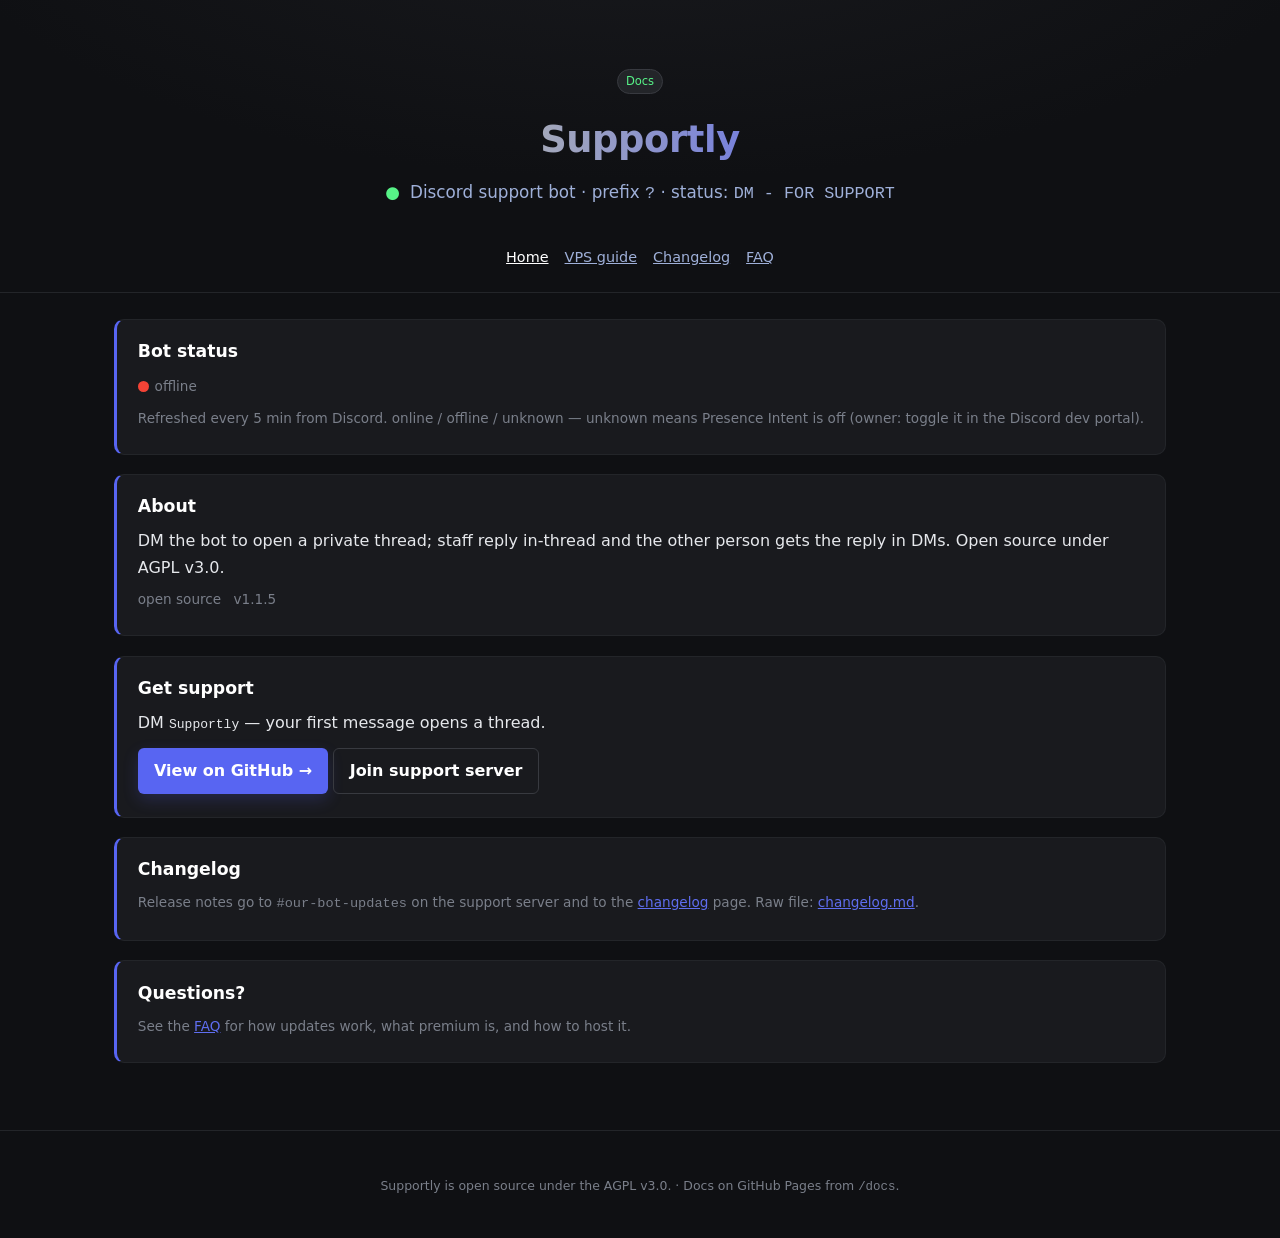
<file: docs/index.html>
﻿<!DOCTYPE html>
<html lang="en">
  <head>
    <meta charset="utf-8" />
    <meta name="viewport" content="width=device-width, initial-scale=1" />
    <meta name="description" content="Supportly - a Discord support bot. DM to open a thread with staff." />
    <meta name="theme-color" content="#57f287" />
    <meta name="color-scheme" content="dark" />
    <link rel="canonical" href="https://justsadnyx-ux.github.io/supportly/" />
    <meta property="og:type" content="website" />
    <meta property="og:site_name" content="Supportly" />
    <meta property="og:title" content="Supportly - Discord support bot" />
    <meta property="og:description" content="DM to open a private support thread. Staff reply in-thread." />
    <meta property="og:url" content="https://justsadnyx-ux.github.io/supportly/" />
    <meta name="twitter:card" content="summary" />
    <title>Supportly</title>
    <link rel="stylesheet" href="style.css" />
    <link rel="preconnect" href="https://github.com" />
  </head>
  <body>
    <header>
      <p><span class="pill">Docs</span></p>
      <h1>Supportly</h1>
      <p class="tagline">
        <span style="color:#57f287;margin-right:.3rem;">&#9679;</span> Discord support bot
        &middot; prefix <code>?</code>
        &middot; <span title="Status shown on Discord">status: <code>DM - FOR SUPPORT</code></span>
      </p>
    </header>

    <nav class="docs">
      <a href="index.html" style="color:#fff;text-decoration:underline;">Home</a>
      <a href="vps.html">VPS guide</a>
      <a href="changelog.html">Changelog</a>
      <a href="faq.html">FAQ</a>
    </nav>

    <div class="wrap">

      <div class="card">
        <h2>Bot status</h2>
        <p id="status-badge"><span class="status-dot status-unknown"></span><span class="mut">checking...</span></p>
        <p class="mut">
          Refreshed every 5 min from Discord. online / offline / unknown &mdash; unknown means
          Presence Intent is off (owner: toggle it in the Discord dev portal).
        </p>
      </div>

      <div class="card">
        <h2>About</h2>
        <p>
          DM the bot to open a private thread; staff reply in-thread and the other person gets the reply in DMs.
          Open source under AGPL v3.0.
        </p>
        <p class="mut"><span class="pill">open source</span> <span style="margin-left:.5rem;">v1.1.5</span></p>
      </div>

      <div class="card">
        <h2>Get support</h2>
        <p>DM <code>Supportly</code> &mdash; your first message opens a thread.</p>
        <div class="buttons">
          <a class="btn" href="https://github.com/justsadnyx-ux/supportly">View on GitHub &rarr;</a>
          <a class="btn outline" href="https://discord.gg/25YRFavwpj">Join support server</a>
        </div>
      </div>

      <div class="card">
        <h2>Changelog</h2>
        <p class="mut">
          Release notes go to <code>#our-bot-updates</code> on the support server and to the
          <a href="changelog.html">changelog</a> page. Raw file: <a href="https://justsadnyx-ux.github.io/supportly/changelog.md">changelog.md</a>.
        </p>
      </div>

      <div class="card">
        <h2>Questions?</h2>
        <p class="mut">See the <a href="faq.html">FAQ</a> for how updates work, what premium is, and how to host it.</p>
      </div>

    </div>

    <footer>
      <p>Supportly is open source under the AGPL v3.0. &middot; Docs on GitHub Pages from <code>/docs</code>.</p>
    </footer>

    <script>
      // Live bot presence, refreshed from docs/status.json (written by the
      // GitHub Action in .github/workflows/bot-status.yml, which polls Discord
      // using the bot token stored as a repo secret). No token is kept client-side.
      (function () {
        var badge = document.getElementById("status-badge");
        if (!badge) return;
        function set(cls, label) {
          var dot = badge.querySelector(".status-dot") || document.createElement("span");
          dot.className = "status-dot " + cls;
          badge.innerHTML = "";
          badge.appendChild(dot);
          var span = document.createElement("span");
          span.className = "mut";
          span.textContent = label;
          badge.appendChild(span);
        }
        function render(data) {
          if (data && typeof data.online !== "undefined") {
            var act = data.activity ? " &middot; " + data.activity : "";
            if (data.online === true) set("status-online", "online" + act);
            else if (data.online === false) set("status-offline", "offline" + act);
            else set("status-unknown", "unknown" + act);
          } else {
            set("status-offline", "offline");
          }
        }
        fetch("status.json", { cache: "no-store" })
          .then(function (r) { return r.ok ? r.json() : Promise.reject(r); })
          .then(render)
          .catch(function () { set("status-offline", "offline"); });
        setInterval(function () {
          fetch("status.json", { cache: "no-store" })
            .then(function (r) { return r.ok ? r.json() : Promise.reject(r); })
            .then(render)
            .catch(function () { set("status-offline", "offline"); });
        }, 60000);
      })();
    </script>
  </body>
</html>
</file>
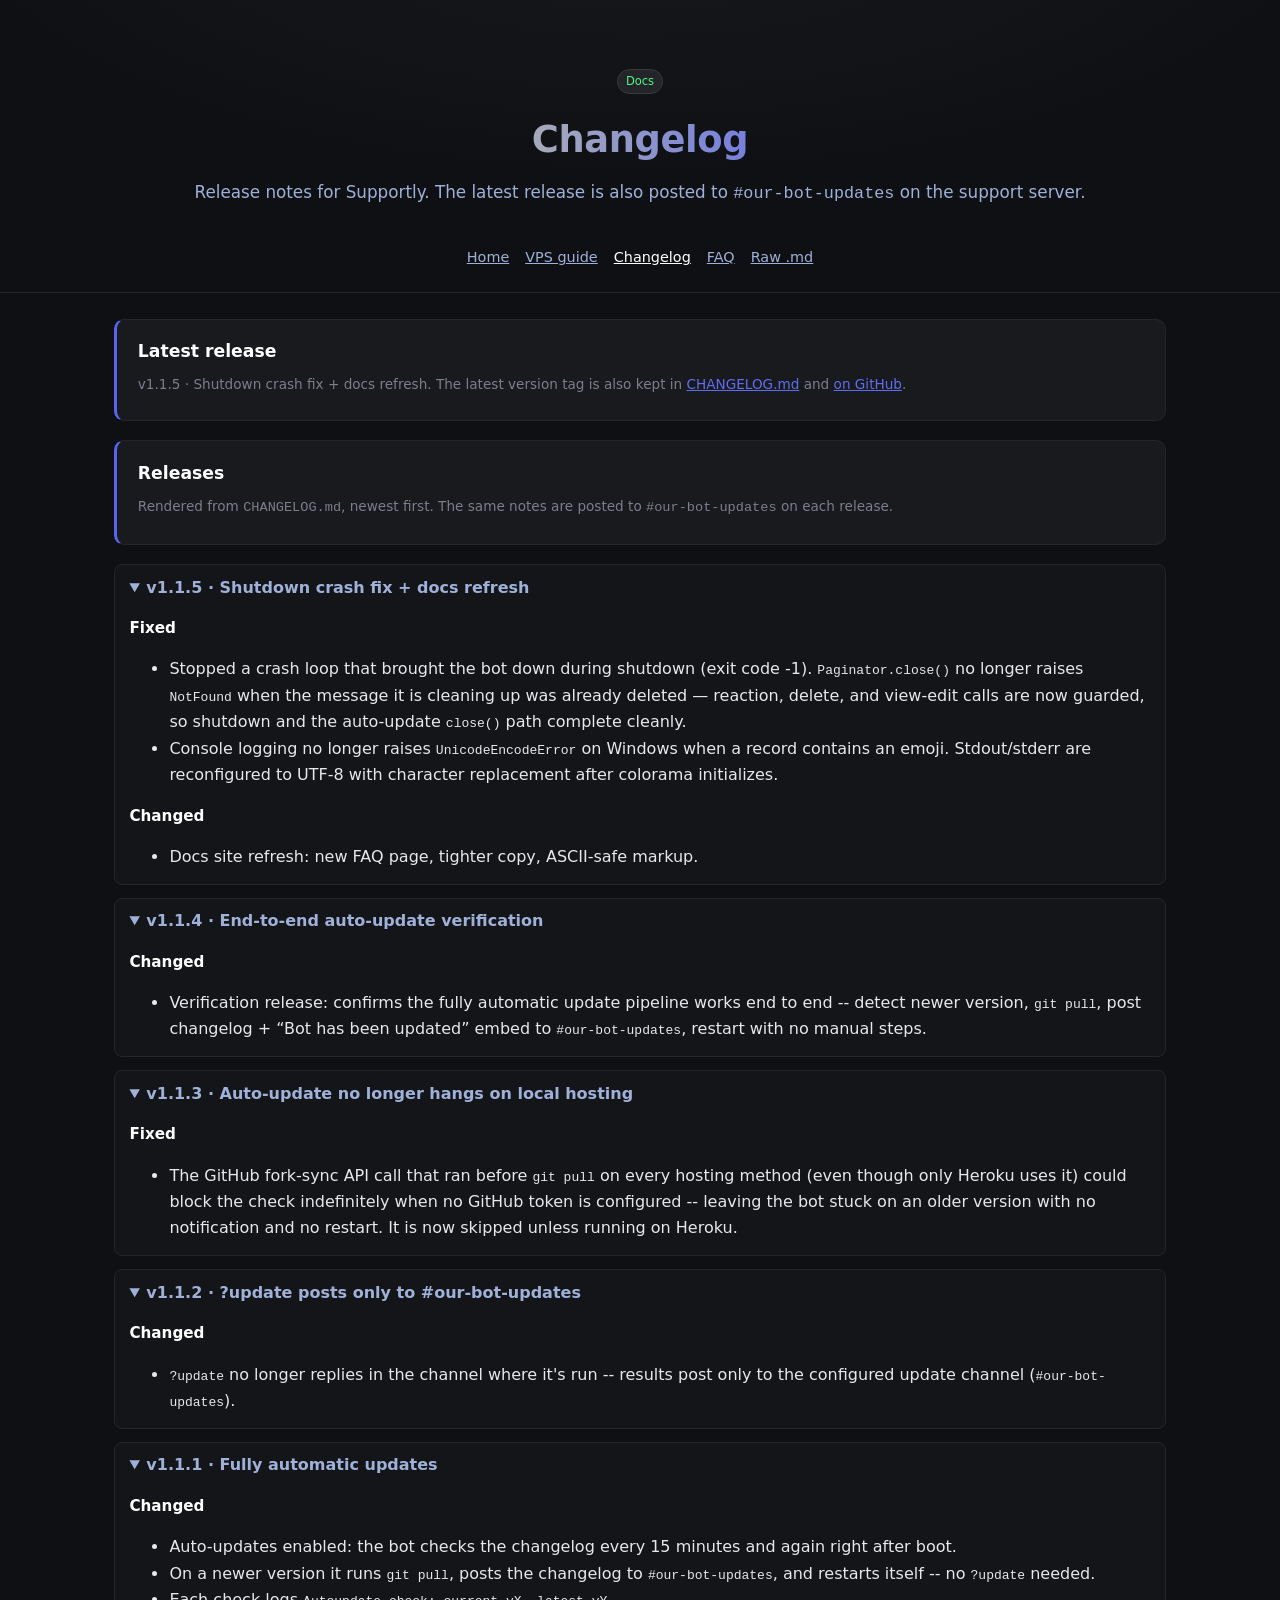
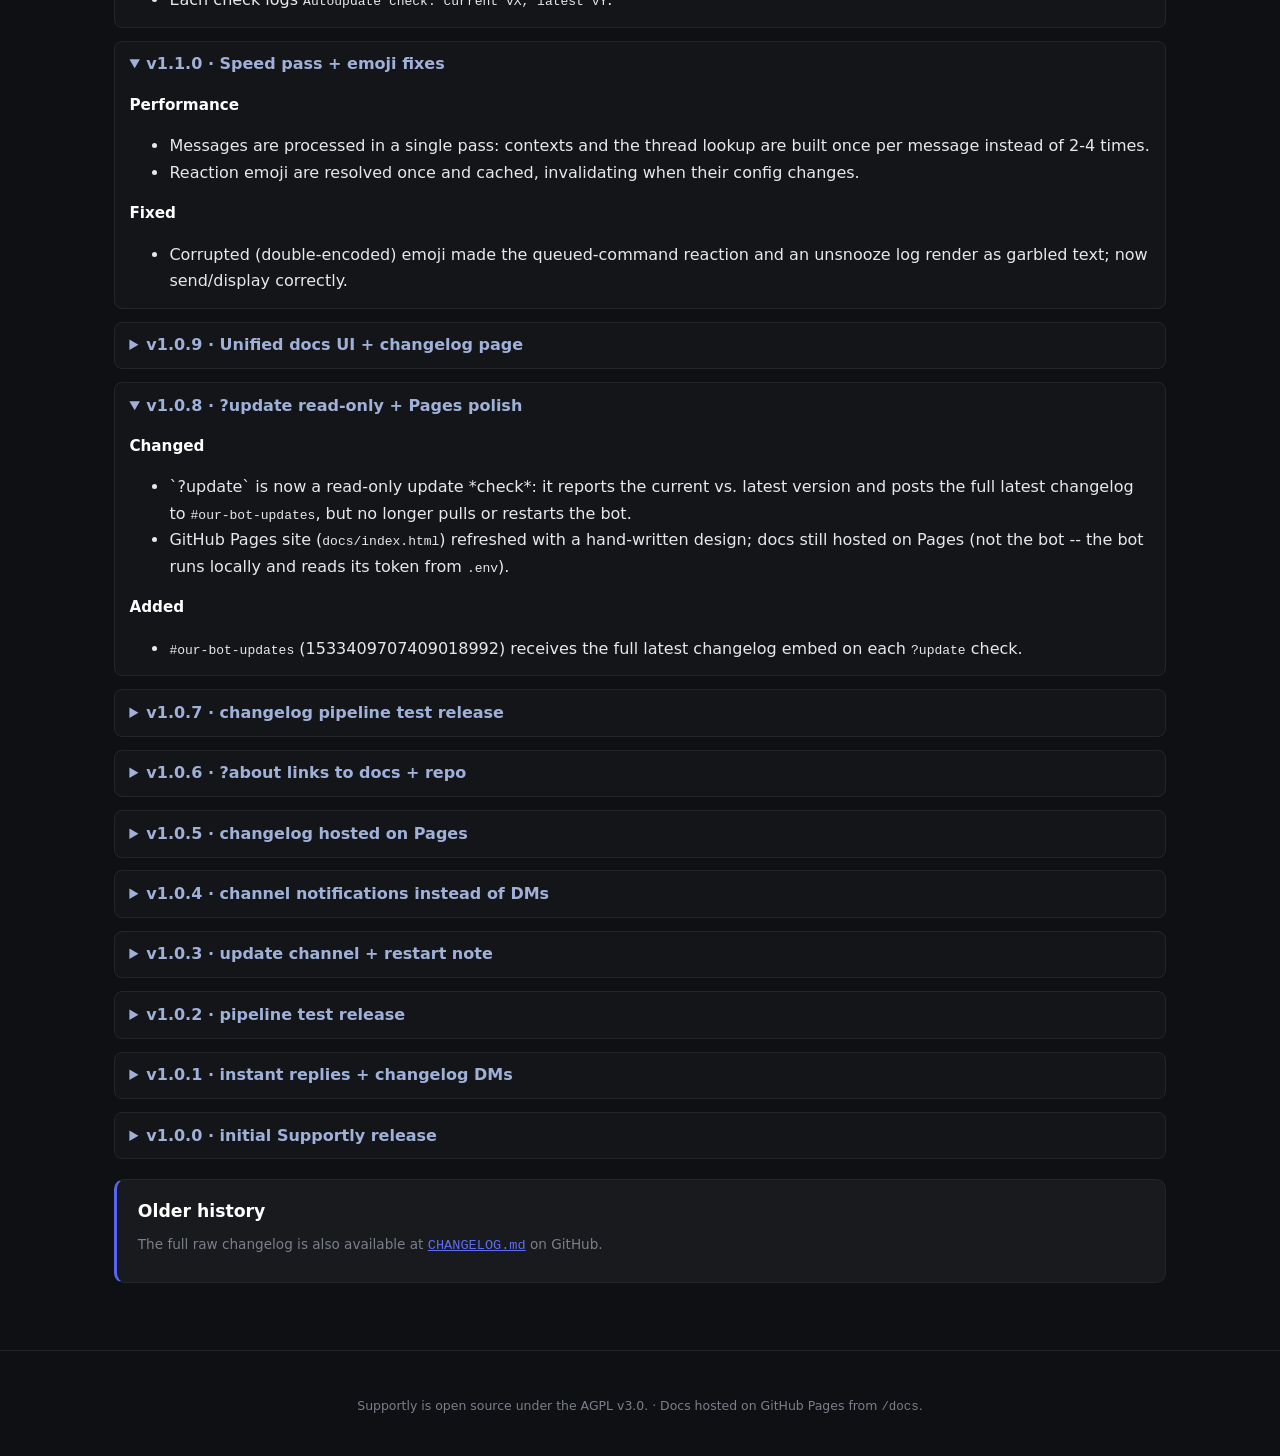
<file: docs/changelog.html>
﻿<!DOCTYPE html>
<html lang="en">
  <head>
    <meta charset="utf-8" />
    <meta name="viewport" content="width=device-width, initial-scale=1" />
    <meta name="description" content="Supportly changelog -- release notes posted to #our-bot-updates." />
    <meta name="theme-color" content="#57f287" />
    <link rel="canonical" href="https://justsadnyx-ux.github.io/supportly/changelog.html" />
    <meta property="og:type" content="website" />
    <meta property="og:site_name" content="Supportly" />
    <meta property="og:title" content="Changelog &middot; Supportly" />
    <meta property="og:description" content="Release notes for the Supportly Discord support bot. Newest first." />
    <meta property="og:url" content="https://justsadnyx-ux.github.io/supportly/changelog.html" />
    <meta name="twitter:card" content="summary" />
    <title>Changelog &middot; Supportly</title>
    <link rel="stylesheet" href="style.css" />
    <link rel="preconnect" href="https://github.com" />
  </head>
  <body>
    <header>
      <p><span class="pill">Docs</span></p>
      <h1>Changelog</h1>
      <p class="tagline">Release notes for Supportly. The latest release is also posted to <code>#our-bot-updates</code> on the support server.</p>
    </header>

    <nav class="docs">
      <a href="index.html">Home</a>
      <a href="vps.html">VPS guide</a>
      <a href="changelog.html" style="color:#fff;text-decoration:underline;">Changelog</a>
      <a href="faq.html">FAQ</a>
      <a href="changelog.md">Raw .md</a>
    </nav>

    <div class="wrap">

      <div class="card" id="latest-card">
        <h2>Latest release</h2>
        <p class="mut">
          <span class="pill">v1.1.5</span> &middot;
          Shutdown crash fix + docs refresh. The latest version tag is also kept in
          <a href="CHANGELOG.md">CHANGELOG.md</a> and <a href="https://github.com/justsadnyx-ux/supportly/releases">on GitHub</a>.
        </p>
      </div>

      <div class="card">
        <h2>Releases</h2>
        <p class="mut">Rendered from <code>CHANGELOG.md</code>, newest first. The same notes are posted to <code>#our-bot-updates</code> on each release.</p>
      </div>

      <!-- v1.1.5 -->
      <details open>
        <summary><span class="pill">v1.1.5</span> &middot; Shutdown crash fix + docs refresh</summary>
        <div style="margin-top:.6rem;">
          <h3 style="font-size:.95rem;color:#fff;">Fixed</h3>
          <ul style="margin:.25rem 0;">
            <li>Stopped a crash loop that brought the bot down during shutdown (exit code -1). <code>Paginator.close()</code> no longer raises <code>NotFound</code> when the message it is cleaning up was already deleted &mdash; reaction, delete, and view-edit calls are now guarded, so shutdown and the auto-update <code>close()</code> path complete cleanly.</li>
            <li>Console logging no longer raises <code>UnicodeEncodeError</code> on Windows when a record contains an emoji. Stdout/stderr are reconfigured to UTF-8 with character replacement after colorama initializes.</li>
          </ul>
          <h3 style="font-size:.95rem;color:#fff;">Changed</h3>
          <ul style="margin:.25rem 0;">
            <li>Docs site refresh: new FAQ page, tighter copy, ASCII-safe markup.</li>
          </ul>
        </div>
      </details>

      <!-- v1.1.4 -->
      <details open>
        <summary><span class="pill">v1.1.4</span> &middot; End-to-end auto-update verification</summary>
        <div style="margin-top:.6rem;">
          <h3 style="font-size:.95rem;color:#fff;">Changed</h3>
          <ul style="margin:.25rem 0;">
            <li>Verification release: confirms the fully automatic update pipeline works end to end -- detect newer version, <code>git pull</code>, post changelog + &ldquo;Bot has been updated&rdquo; embed to <code>#our-bot-updates</code>, restart with no manual steps.</li>
          </ul>
        </div>
      </details>

      <!-- v1.1.3 -->
      <details open>
        <summary><span class="pill">v1.1.3</span> &middot; Auto-update no longer hangs on local hosting</summary>
        <div style="margin-top:.6rem;">
          <h3 style="font-size:.95rem;color:#fff;">Fixed</h3>
          <ul style="margin:.25rem 0;">
            <li>The GitHub fork-sync API call that ran before <code>git pull</code> on every hosting method (even though only Heroku uses it) could block the check indefinitely when no GitHub token is configured -- leaving the bot stuck on an older version with no notification and no restart. It is now skipped unless running on Heroku.</li>
          </ul>
        </div>
      </details>

      <!-- v1.1.2 -->
      <details open>
        <summary><span class="pill">v1.1.2</span> &middot; ?update posts only to #our-bot-updates</summary>
        <div style="margin-top:.6rem;">
          <h3 style="font-size:.95rem;color:#fff;">Changed</h3>
          <ul style="margin:.25rem 0;">
            <li><code>?update</code> no longer replies in the channel where it's run -- results post only to the configured update channel (<code>#our-bot-updates</code>).</li>
          </ul>
        </div>
      </details>

      <!-- v1.1.1 -->
      <details open>
        <summary><span class="pill">v1.1.1</span> &middot; Fully automatic updates</summary>
        <div style="margin-top:.6rem;">
          <h3 style="font-size:.95rem;color:#fff;">Changed</h3>
          <ul style="margin:.25rem 0;">
            <li>Auto-updates enabled: the bot checks the changelog every 15 minutes and again right after boot.</li>
            <li>On a newer version it runs <code>git pull</code>, posts the changelog to <code>#our-bot-updates</code>, and restarts itself -- no <code>?update</code> needed.</li>
            <li>Each check logs <code>Autoupdate check: current vX, latest vY</code>.</li>
          </ul>
        </div>
      </details>

      <!-- v1.1.0 -->
      <details open>
        <summary><span class="pill">v1.1.0</span> &middot; Speed pass + emoji fixes</summary>
        <div style="margin-top:.6rem;">
          <h3 style="font-size:.95rem;color:#fff;">Performance</h3>
          <ul style="margin:.25rem 0;">
            <li>Messages are processed in a single pass: contexts and the thread lookup are built once per message instead of 2-4 times.</li>
            <li>Reaction emoji are resolved once and cached, invalidating when their config changes.</li>
          </ul>
          <h3 style="font-size:.95rem;color:#fff;">Fixed</h3>
          <ul style="margin:.25rem 0;">
            <li>Corrupted (double-encoded) emoji made the queued-command reaction and an unsnooze log render as garbled text; now send/display correctly.</li>
          </ul>
        </div>
      </details>

      <!-- v1.0.9 -->
      <details>
        <summary><span class="pill">v1.0.9</span> &middot; Unified docs UI + changelog page</summary>
        <div style="margin-top:.6rem;">
          <h3 style="font-size:.95rem;color:#fff;">Changed</h3>
          <ul style="margin:.25rem 0;">
            <li>Docs site UI unified across <code>index.html</code>, <code>vps.html</code>, and a new <code>changelog.html</code>; shared <code>style.css</code>.</li>
            <li><code>?update</code> is a read-only check; posts the full latest changelog to <code>#our-bot-updates</code>.</li>
          </ul>
          <h3 style="font-size:.95rem;color:#fff;">Added</h3>
          <ul style="margin:.25rem 0;">
            <li><code>docs/vps.html</code> VPS deployment guide; optional public health-status badge on the homepage.</li>
          </ul>
        </div>
      </details>

      <!-- v1.0.8 -->
      <details open>
        <summary><span class="pill">v1.0.8</span> &middot; ?update read-only + Pages polish</summary>
        <div style="margin-top:.6rem;">
          <h3 style="font-size:.95rem;color:#fff;">Changed</h3>
          <ul style="margin:.25rem 0;">
            <li>`?update` is now a read-only update *check*: it reports the current vs. latest version and posts the full latest changelog to <code>#our-bot-updates</code>, but no longer pulls or restarts the bot.</li>
            <li>GitHub Pages site (<code>docs/index.html</code>) refreshed with a hand-written design; docs still hosted on Pages (not the bot -- the bot runs locally and reads its token from <code>.env</code>).</li>
          </ul>
          <h3 style="font-size:.95rem;color:#fff;">Added</h3>
          <ul style="margin:.25rem 0;">
            <li><code>#our-bot-updates</code> (1533409707409018992) receives the full latest changelog embed on each <code>?update</code> check.</li>
          </ul>
        </div>
      </details>

      <!-- v1.0.7 -->
      <details>
        <summary><span class="pill">v1.0.7</span> &middot; changelog pipeline test release</summary>
        <div style="margin-top:.6rem;">
          <h3 style="font-size:.95rem;color:#fff;">Changed</h3>
          <ul style="margin:.25rem 0;"><li>Release cut to verify the new update-notification + GitHub Pages changelog pipeline end to end.</li></ul>
        </div>
      </details>

      <!-- v1.0.6 -->
      <details>
        <summary><span class="pill">v1.0.6</span> &middot; ?about links to docs + repo</summary>
        <div style="margin-top:.6rem;">
          <h3 style="font-size:.95rem;color:#fff;">Added</h3>
          <ul style="margin:.25rem 0;"><li><code>?about</code> now links to the support server, the GitHub repo, and the GitHub Pages site.</li></ul>
        </div>
      </details>

      <!-- v1.0.5 -->
      <details>
        <summary><span class="pill">v1.0.5</span> &middot; changelog hosted on Pages</summary>
        <div style="margin-top:.6rem;">
          <h3 style="font-size:.95rem;color:#fff;">Changed</h3>
          <ul style="margin:.25rem 0;"><li>Changelog is served from the GitHub Pages site (https://justsadnyx-ux.github.io/supportly/).</li></ul>
        </div>
      </details>

      <!-- v1.0.4 -->
      <details>
        <summary><span class="pill">v1.0.4</span> &middot; channel notifications instead of DMs</summary>
        <div style="margin-top:.6rem;">
          <h3 style="font-size:.95rem;color:#fff;">Changed</h3>
          <ul style="margin:.25rem 0;">
            <li>Changelogs are no longer DM'd. The latest changelog is posted to the configured update channel (<code>#our-bot-updates</code>) on every release.</li>
            <li>Changelog source now points to the GitHub Pages site (<code>justsadnyx-ux.github.io/supportly</code>); only the latest version is published.</li>
          </ul>
        </div>
      </details>

      <!-- v1.0.3 -->
      <details>
        <summary><span class="pill">v1.0.3</span> &middot; update channel + restart note</summary>
        <div style="margin-top:.6rem;">
          <h3 style="font-size:.95rem;color:#fff;">Improved</h3>
          <ul style="margin:.25rem 0;">
            <li>Update notifications are also posted to the configured update channel when running <code>?update</code>.</li>
            <li>The update message now notes that the bot restarts automatically.</li>
          </ul>
        </div>
      </details>

      <!-- v1.0.2 -->
      <details>
        <summary><span class="pill">v1.0.2</span> &middot; pipeline test release</summary>
        <div style="margin-top:.6rem;">
          <h3 style="font-size:.95rem;color:#fff;">Fixed</h3>
          <ul style="margin:.25rem 0;"><li>Release cut to verify the auto-update and changelog DM pipeline.</li></ul>
        </div>
      </details>

      <!-- v1.0.1 -->
      <details>
        <summary><span class="pill">v1.0.1</span> &middot; instant replies + changelog DMs</summary>
        <div style="margin-top:.6rem;">
          <h3 style="font-size:.95rem;color:#fff;">Changed</h3>
          <ul style="margin:.25rem 0;">
            <li>Removed typing indicators for instant replies.</li>
            <li>Changelogs are now DMed to the owner(s) and server members whenever a new release is detected.</li>
          </ul>
        </div>
      </details>

      <!-- v1.0.0 -->
      <details>
        <summary><span class="pill">v1.0.0</span> &middot; initial Supportly release</summary>
        <div style="margin-top:.6rem;">
          <h3 style="font-size:.95rem;color:#fff;">Added</h3>
          <ul style="margin:.25rem 0;">
            <li><strong>Supportly</strong> -- an independent Discord support bot, fully rebranded from its upstream origins.</li>
            <li>Premium gating: premium features require membership in the support server with the <code>Premium</code> role.</li>
            <li>Support server invitation: <a href="https://discord.gg/25YRFavwpj">https://discord.gg/25YRFavwpj</a>.</li>
            <li>Custom status: <code>DM - FOR SUPPORT</code>.</li>
          </ul>
          <h3 style="font-size:.95rem;color:#fff;">Changed</h3>
          <ul style="margin:.25rem 0;">
            <li>Version reset to <code>v1.0.0</code>.</li>
            <li>Plugin registry and changelog sources now point to the Supportly repository (<code>justsadnyx-ux/supportly</code>).</li>
            <li>Removed all third-party social media links and branding.</li>
          </ul>
        </div>
      </details>

      <div class="card">
        <h2>Older history</h2>
        <p class="mut">The full raw changelog is also available at <a href="https://github.com/justsadnyx-ux/supportly/blob/master/CHANGELOG.md"><code>CHANGELOG.md</code></a> on GitHub.</p>
      </div>

    </div>

    <footer>
      <p>Supportly is open source under the AGPL v3.0. &middot; Docs hosted on GitHub Pages from <code>/docs</code>.</p>
    </footer>
  </body>
</html>
</file>
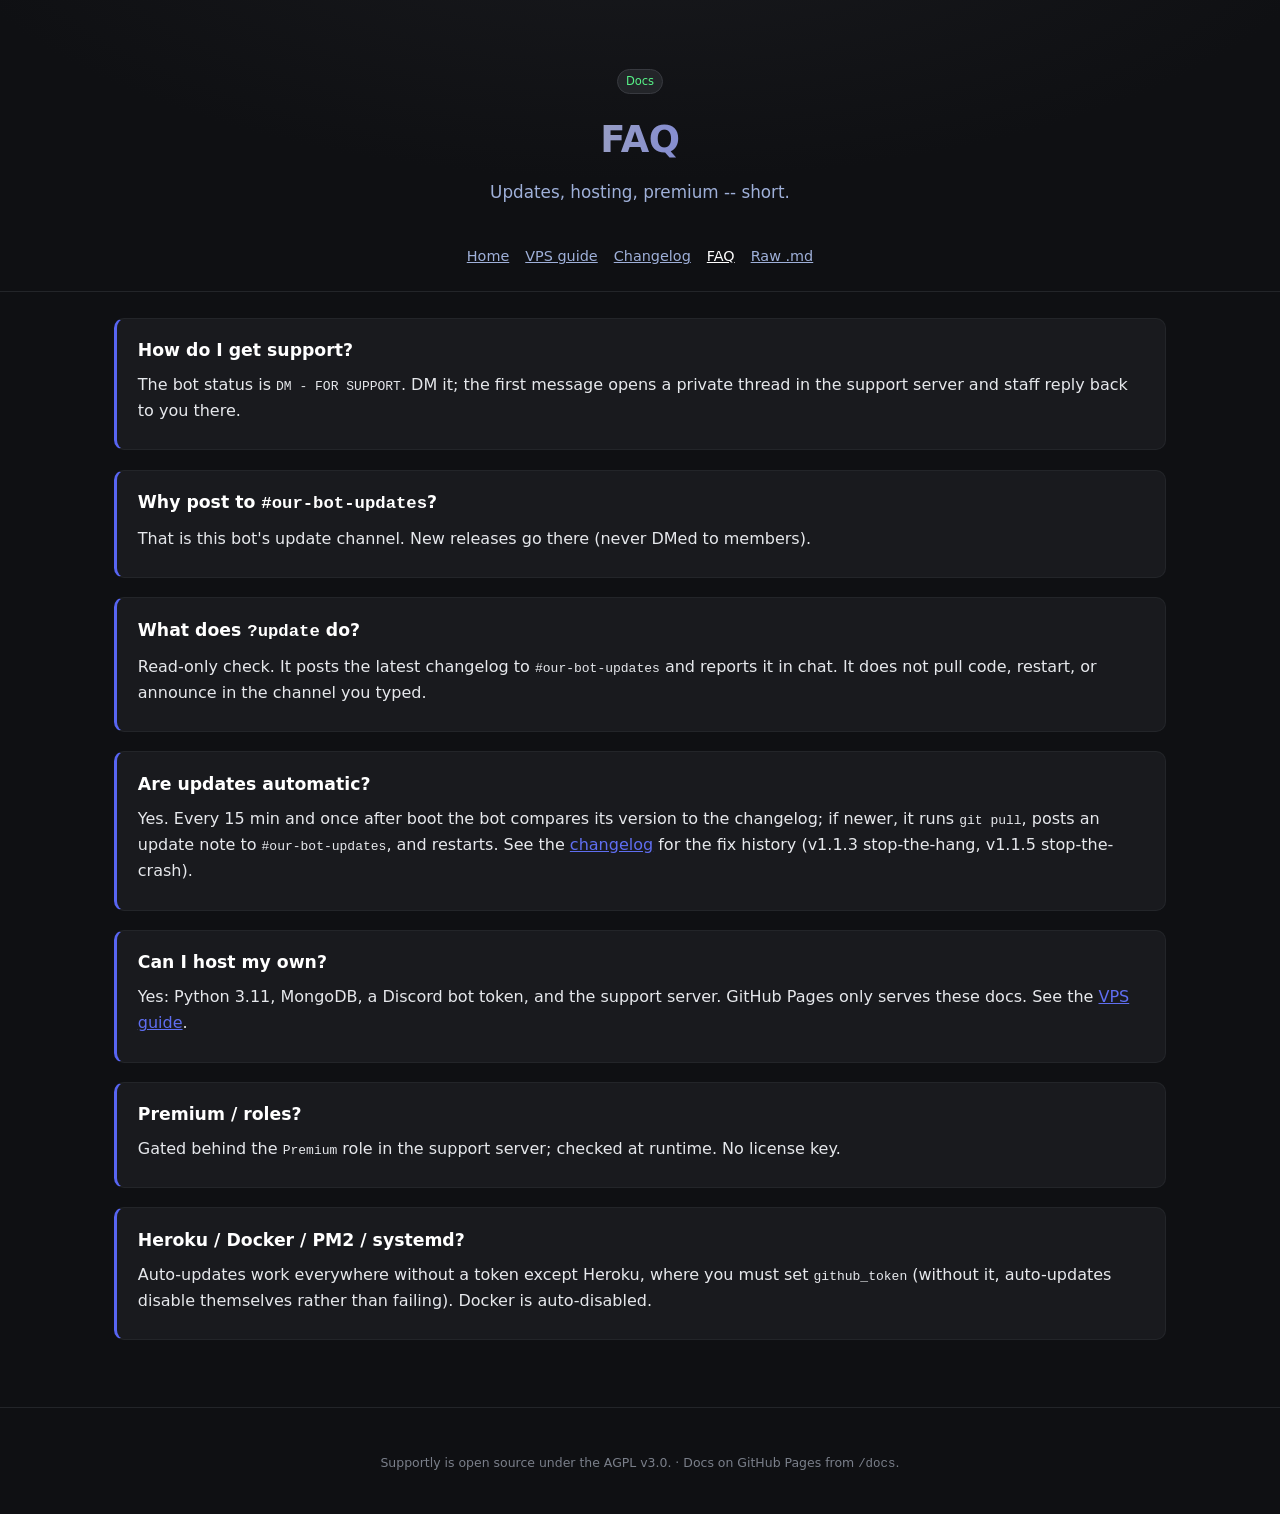
<file: docs/faq.html>
﻿<!DOCTYPE html>
<html lang="en">
  <head>
    <meta charset="utf-8" />
    <meta name="viewport" content="width=device-width, initial-scale=1" />
    <meta name="description" content="Supportly FAQ - updates, hosting, premium." />
    <meta name="theme-color" content="#57f287" />
    <link rel="canonical" href="https://justsadnyx-ux.github.io/supportly/faq.html" />
    <meta property="og:type" content="website" />
    <meta property="og:site_name" content="Supportly" />
    <meta property="og:title" content="FAQ &middot; Supportly" />
    <meta property="og:description" content="Quick answers about the Supportly Discord bot." />
    <meta property="og:url" content="https://justsadnyx-ux.github.io/supportly/faq.html" />
    <meta name="twitter:card" content="summary" />
    <title>FAQ &middot; Supportly</title>
    <meta name="color-scheme" content="dark" />
    <link rel="stylesheet" href="style.css" />
    <link rel="preconnect" href="https://github.com" />
  </head>
  <body>
    <header>
      <p><span class="pill">Docs</span></p>
      <h1>FAQ</h1>
      <p class="tagline">Updates, hosting, premium -- short.</p>
    </header>

    <nav class="docs">
      <a href="index.html">Home</a>
      <a href="vps.html">VPS guide</a>
      <a href="changelog.html">Changelog</a>
      <a href="faq.html" style="color:#fff;text-decoration:underline;">FAQ</a>
      <a href="changelog.md">Raw .md</a>
    </nav>

    <div class="wrap">

      <div class="card">
        <h2>How do I get support?</h2>
        <p>
          The bot status is <code>DM - FOR SUPPORT</code>. DM it; the first message opens a private thread in the
          support server and staff reply back to you there.
        </p>
      </div>

      <div class="card">
        <h2>Why post to <code>#our-bot-updates</code>?</h2>
        <p>That is this bot's update channel. New releases go there (never DMed to members).</p>
      </div>

      <div class="card">
        <h2>What does <code>?update</code> do?</h2>
        <p>
          Read-only check. It posts the latest changelog to <code>#our-bot-updates</code> and reports it in chat.
          It does not pull code, restart, or announce in the channel you typed.
        </p>
      </div>

      <div class="card">
        <h2>Are updates automatic?</h2>
        <p>
          Yes. Every 15 min and once after boot the bot compares its version to the changelog; if newer, it runs
          <code>git pull</code>, posts an update note to <code>#our-bot-updates</code>, and restarts. See the
          <a href="changelog.html">changelog</a> for the fix history (v1.1.3 stop-the-hang, v1.1.5 stop-the-crash).
        </p>
      </div>

      <div class="card">
        <h2>Can I host my own?</h2>
        <p>
          Yes: Python 3.11, MongoDB, a Discord bot token, and the support server. GitHub Pages only serves these
          docs. See the <a href="vps.html">VPS guide</a>.
        </p>
      </div>

      <div class="card">
        <h2>Premium / roles?</h2>
        <p>Gated behind the <code>Premium</code> role in the support server; checked at runtime. No license key.</p>
      </div>

      <div class="card">
        <h2>Heroku / Docker / PM2 / systemd?</h2>
        <p>
          Auto-updates work everywhere without a token except Heroku, where you must set <code>github_token</code>
          (without it, auto-updates disable themselves rather than failing). Docker is auto-disabled.
        </p>
      </div>

    </div>

    <footer>
      <p>Supportly is open source under the AGPL v3.0. &middot; Docs on GitHub Pages from <code>/docs</code>.</p>
    </footer>
  </body>
</html>
</file>
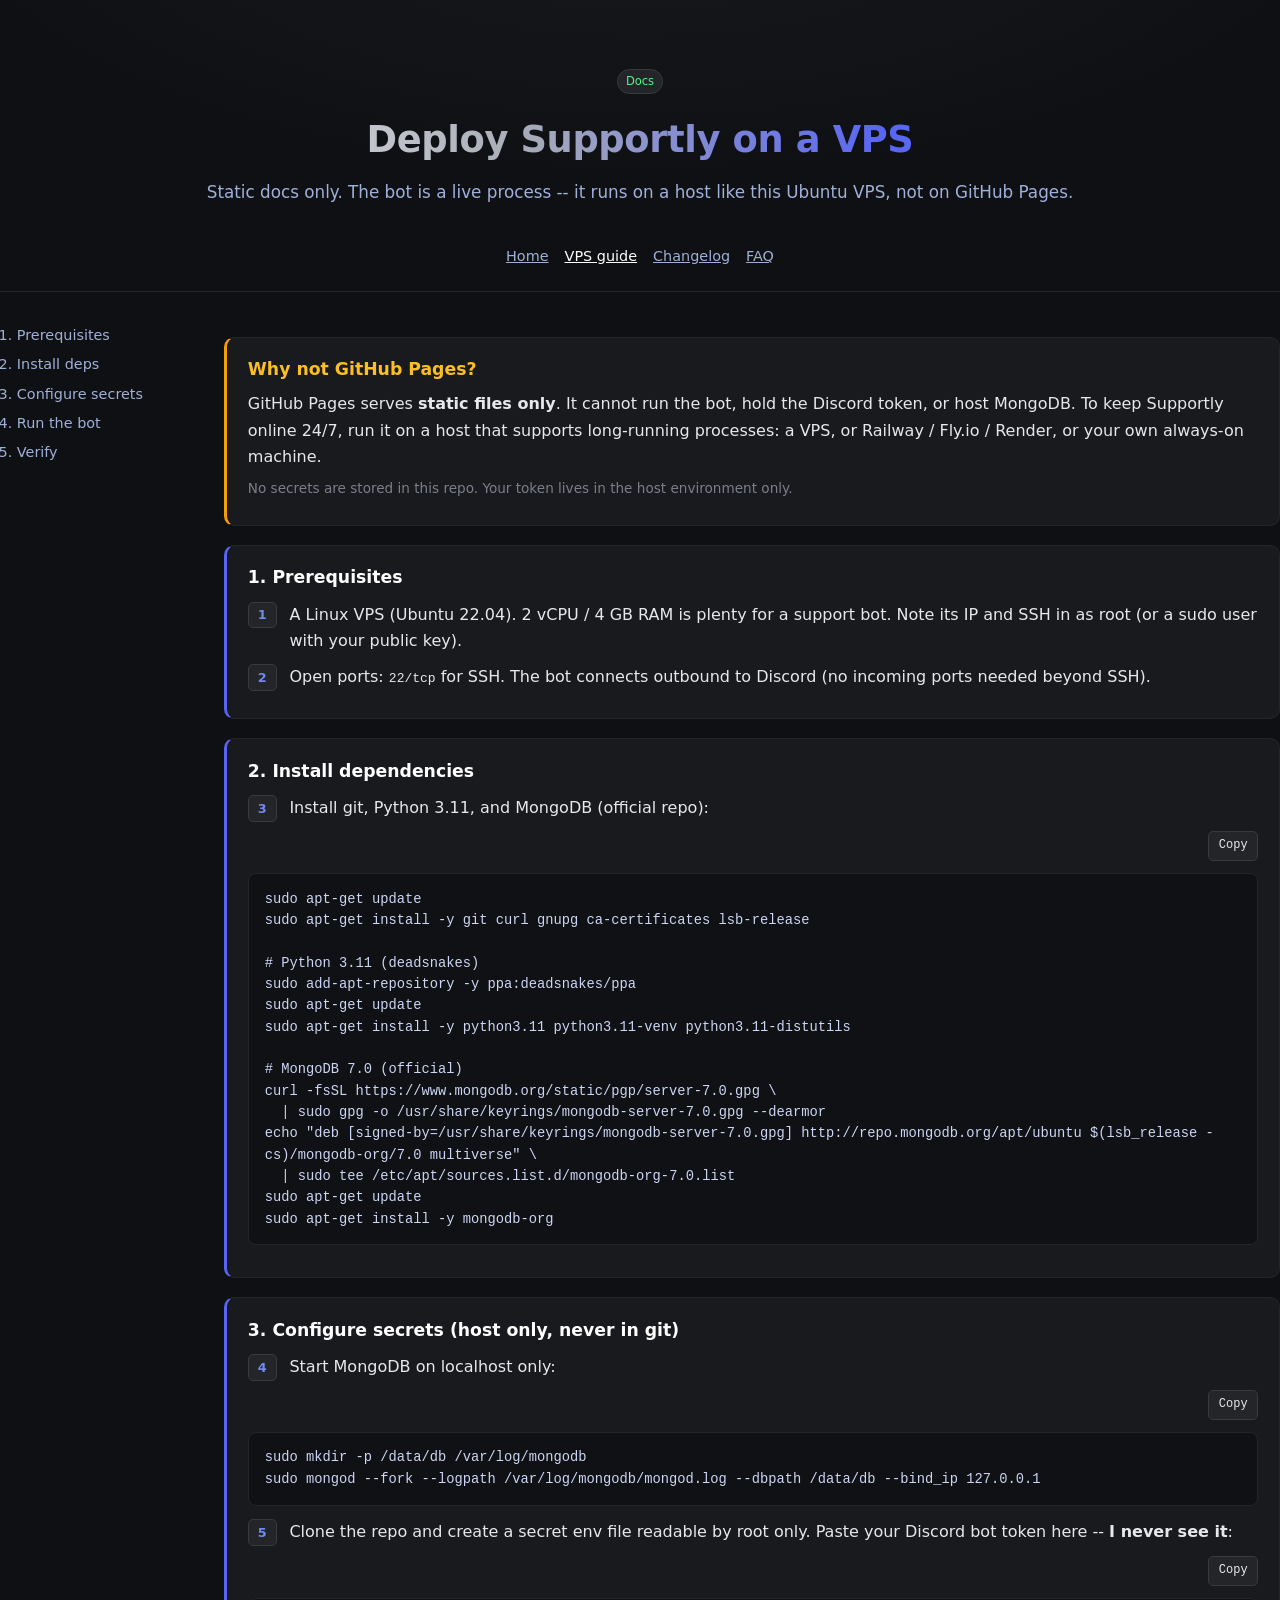
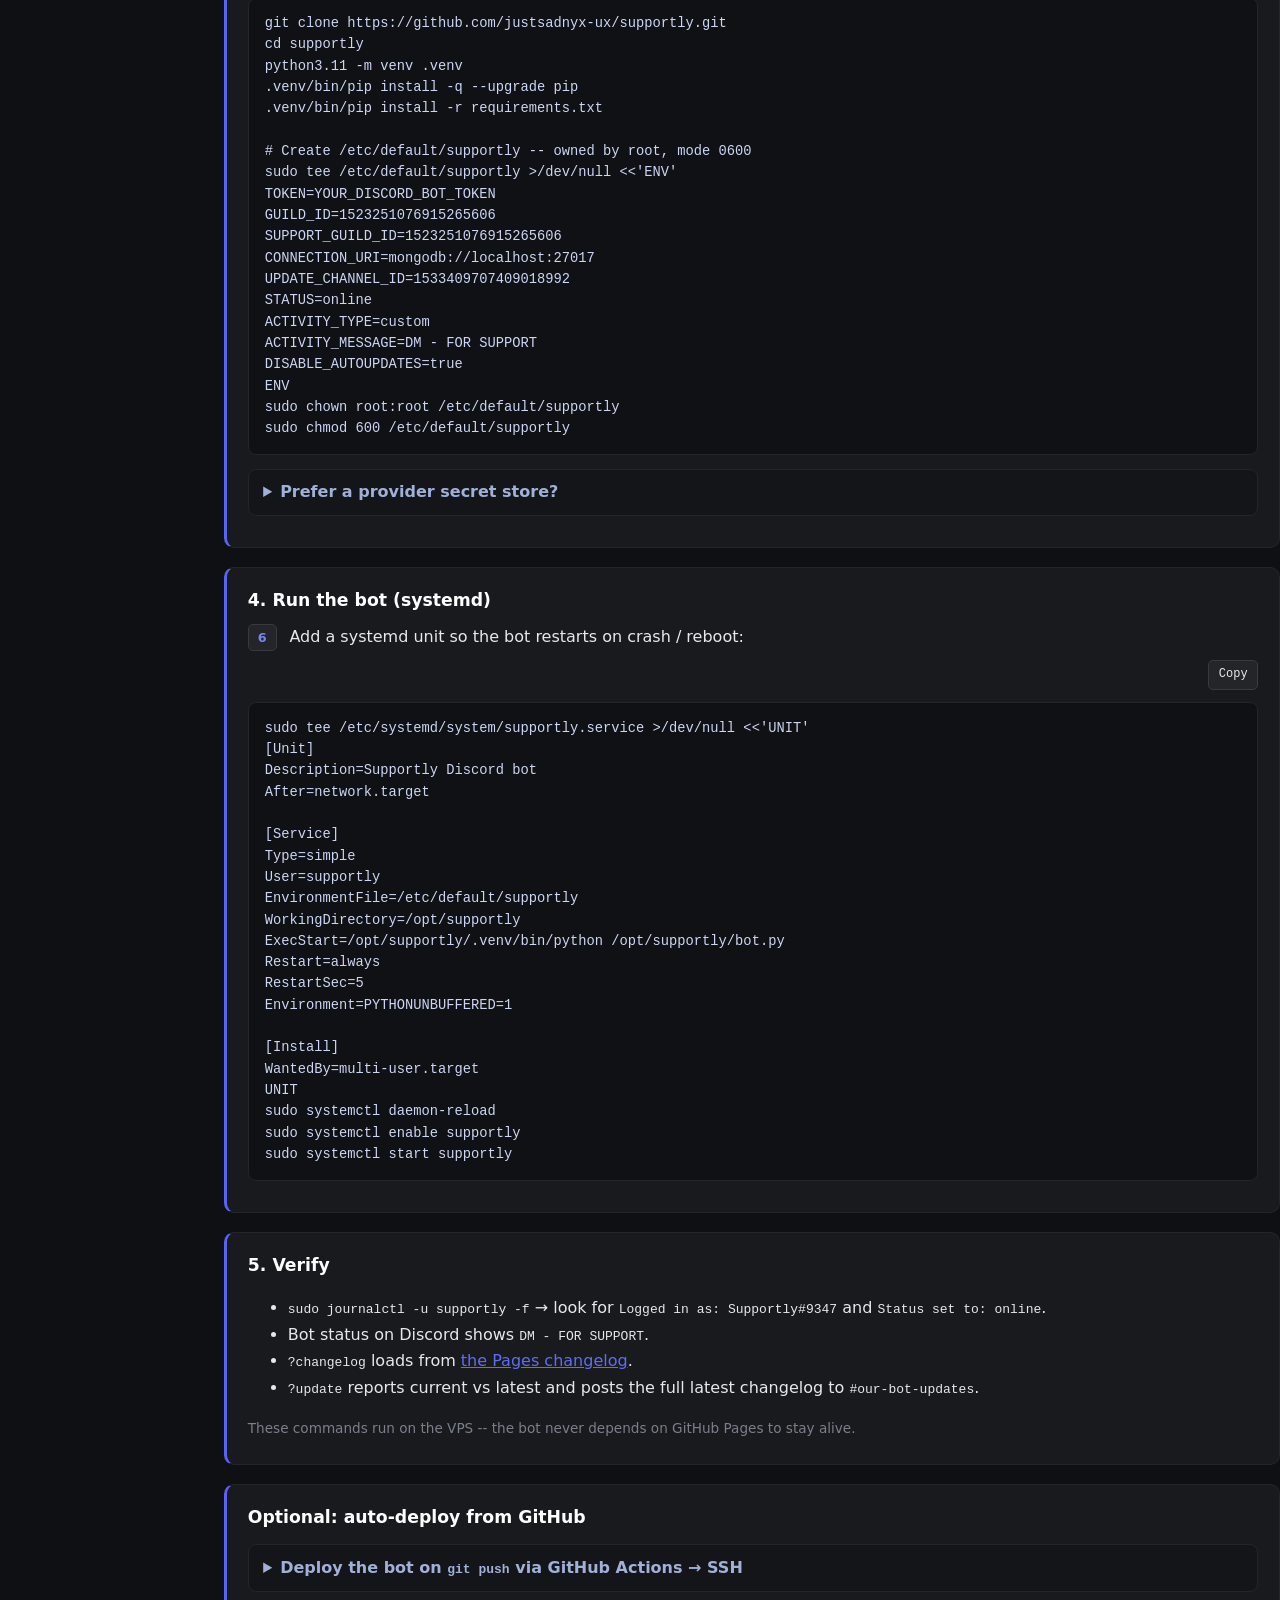
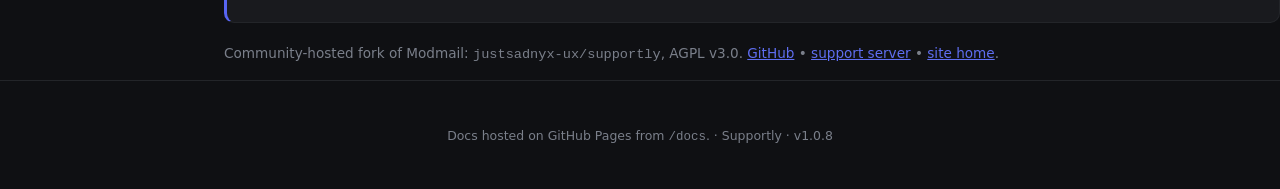
<file: docs/vps.html>
﻿<!DOCTYPE html>
<html lang="en">
  <head>
    <meta charset="utf-8" />
    <meta name="viewport" content="width=device-width, initial-scale=1" />
    <meta name="description" content="Deploy Supportly on a VPS. Step by step, no magic." />
    <meta name="theme-color" content="#57f287" />
    <link rel="canonical" href="https://justsadnyx-ux.github.io/supportly/vps.html" />
    <meta property="og:type" content="website" />
    <meta property="og:site_name" content="Supportly" />
    <meta property="og:title" content="Deploy Supportly on a VPS" />
    <meta property="og:description" content="Step-by-step guide to hosting the Supportly Discord support bot on a VPS (systemd unit, secrets file, MongoDB)." />
    <meta property="og:url" content="https://justsadnyx-ux.github.io/supportly/vps.html" />
    <meta name="twitter:card" content="summary" />
    <title>Deploy on a VPS &middot; Supportly</title>
    <meta name="color-scheme" content="dark" />
    <link rel="stylesheet" href="style.css" />
    <link rel="preconnect" href="https://github.com" />
  </head>
  <body>
    <header>
      <p><span class="pill">Docs</span></p>
      <h1>Deploy Supportly on a VPS</h1>
      <p class="tagline">Static docs only. The bot is a live process -- it runs on a host like this Ubuntu VPS, not on GitHub Pages.</p>
    </header>

    <nav class="docs">
      <a href="index.html">Home</a>
      <a href="vps.html" style="color:#fff;text-decoration:underline;">VPS guide</a>
      <a href="changelog.html">Changelog</a>
      <a href="faq.html">FAQ</a>
    </nav>

    <div class="main">
      <nav class="sidenav">
        <ol>
          <li><a href="#prereqs">Prerequisites</a></li>
          <li><a href="#install">Install deps</a></li>
          <li><a href="#configure">Configure secrets</a></li>
          <li><a href="#run">Run the bot</a></li>
          <li><a href="#verify">Verify</a></li>
        </ol>
      </nav>
      <div class="content">

        <div class="card warn" id="prereqs">
          <h2>Why not GitHub Pages?</h2>
          <p>
            GitHub Pages serves <strong>static files only</strong>. It cannot run the bot, hold the
            Discord token, or host MongoDB. To keep Supportly online 24/7, run it on a host that
            supports long-running processes: a VPS, or Railway / Fly.io / Render, or your own always-on machine.
          </p>
          <p class="mut">No secrets are stored in this repo. Your token lives in the host environment only.</p>
        </div>

        <div class="card" id="install">
          <h2>1. Prerequisites</h2>
          <div class="step"><span class="step-num">1</span><span>A Linux VPS (Ubuntu 22.04). 2 vCPU / 4 GB RAM is plenty for a support bot. Note its IP and SSH in as root (or a sudo user with your public key).</span></div>
          <div class="step"><span class="step-num">2</span><span>Open ports: <code>22/tcp</code> for SSH. The bot connects outbound to Discord (no incoming ports needed beyond SSH).</span></div>
        </div>

        <div class="card">
          <h2>2. Install dependencies</h2>
          <div class="step"><span class="step-num">3</span><span>Install git, Python 3.11, and MongoDB (official repo):</span></div>
<div class="code-toolbar"><span class="copybtn" onclick="copy(this)">Copy</span></div>
<pre><code>sudo apt-get update
sudo apt-get install -y git curl gnupg ca-certificates lsb-release

# Python 3.11 (deadsnakes)
sudo add-apt-repository -y ppa:deadsnakes/ppa
sudo apt-get update
sudo apt-get install -y python3.11 python3.11-venv python3.11-distutils

# MongoDB 7.0 (official)
curl -fsSL https://www.mongodb.org/static/pgp/server-7.0.gpg \
  | sudo gpg -o /usr/share/keyrings/mongodb-server-7.0.gpg --dearmor
echo "deb [signed-by=/usr/share/keyrings/mongodb-server-7.0.gpg] http://repo.mongodb.org/apt/ubuntu $(lsb_release -cs)/mongodb-org/7.0 multiverse" \
  | sudo tee /etc/apt/sources.list.d/mongodb-org-7.0.list
sudo apt-get update
sudo apt-get install -y mongodb-org</code></pre>
        </div>

        <div class="card" id="configure">
          <h2>3. Configure secrets (host only, never in git)</h2>
          <div class="step"><span class="step-num">4</span><span>Start MongoDB on localhost only:</span></div>
<div class="code-toolbar"><span class="copybtn" onclick="copy(this)">Copy</span></div>
<pre><code>sudo mkdir -p /data/db /var/log/mongodb
sudo mongod --fork --logpath /var/log/mongodb/mongod.log --dbpath /data/db --bind_ip 127.0.0.1</code></pre>
          <div class="step"><span class="step-num">5</span><span>Clone the repo and create a secret env file readable by root only. Paste your Discord bot token here -- <strong>I never see it</strong>:</span></div>
<div class="code-toolbar"><span class="copybtn" onclick="copy(this)">Copy</span></div>
<pre><code>git clone https://github.com/justsadnyx-ux/supportly.git
cd supportly
python3.11 -m venv .venv
.venv/bin/pip install -q --upgrade pip
.venv/bin/pip install -r requirements.txt

# Create /etc/default/supportly -- owned by root, mode 0600
sudo tee /etc/default/supportly &gt;/dev/null &lt;&lt;'ENV'
TOKEN=YOUR_DISCORD_BOT_TOKEN
GUILD_ID=1523251076915265606
SUPPORT_GUILD_ID=1523251076915265606
CONNECTION_URI=mongodb://localhost:27017
UPDATE_CHANNEL_ID=1533409707409018992
STATUS=online
ACTIVITY_TYPE=custom
ACTIVITY_MESSAGE=DM - FOR SUPPORT
DISABLE_AUTOUPDATES=true
ENV
sudo chown root:root /etc/default/supportly
sudo chmod 600 /etc/default/supportly</code></pre>
          <details>
            <summary>Prefer a provider secret store?</summary>
            <p class="mut">On Railway/Fly/Render, set the same vars in the dashboard's <em>Secrets</em> instead of the env file.</p>
          </details>
        </div>

        <div class="card" id="run">
          <h2>4. Run the bot (systemd)</h2>
          <div class="step"><span class="step-num">6</span><span>Add a systemd unit so the bot restarts on crash / reboot:</span></div>
<div class="code-toolbar"><span class="copybtn" onclick="copy(this)">Copy</span></div>
<pre><code>sudo tee /etc/systemd/system/supportly.service &gt;/dev/null &lt;&lt;'UNIT'
[Unit]
Description=Supportly Discord bot
After=network.target

[Service]
Type=simple
User=supportly
EnvironmentFile=/etc/default/supportly
WorkingDirectory=/opt/supportly
ExecStart=/opt/supportly/.venv/bin/python /opt/supportly/bot.py
Restart=always
RestartSec=5
Environment=PYTHONUNBUFFERED=1

[Install]
WantedBy=multi-user.target
UNIT
sudo systemctl daemon-reload
sudo systemctl enable supportly
sudo systemctl start supportly</code></pre>
        </div>

        <div class="card" id="verify">
          <h2>5. Verify</h2>
          <ul>
            <li><code>sudo journalctl -u supportly -f</code> → look for <code>Logged in as: Supportly#9347</code> and <code>Status set to: online</code>.</li>
            <li>Bot status on Discord shows <code>DM - FOR SUPPORT</code>.</li>
            <li><code>?changelog</code> loads from
              <a href="https://justsadnyx-ux.github.io/supportly/changelog.md">the Pages changelog</a>.</li>
            <li><code>?update</code> reports current vs latest and posts the full latest changelog to <code>#our-bot-updates</code>.</li>
          </ul>
          <p class="mut">These commands run on the VPS -- the bot never depends on GitHub Pages to stay alive.</p>
        </div>

        <div class="card">
          <h2>Optional: auto-deploy from GitHub</h2>
          <details>
            <summary>Deploy the bot on <code>git push</code> via GitHub Actions → SSH</summary>
            <p class="mut">
              Add a workflow in <code>.github/workflows/deploy.yml</code> that, on push to <code>master</code>, SSHs into the VPS and runs
              <code>git pull &amp;&amp; systemctl restart supportly</code>. You'd store the VPS SSH key as a GitHub secret. I can write this workflow for you -- but only run it after you confirm the SSH key secret is set by you.
            </p>
          </details>
        </div>

        <p class="mut">
          Community-hosted fork of Modmail: <code>justsadnyx-ux/supportly</code>, AGPL v3.0.
          <a href="https://github.com/justsadnyx-ux/supportly">GitHub</a> &bull;
          <a href="https://discord.gg/25YRFavwpj">support server</a> &bull;
          <a href="https://justsadnyx-ux.github.io/supportly/">site home</a>.
        </p>
      </div>
    </div>

    <footer>
      <p>Docs hosted on GitHub Pages from <code>/docs</code>. &middot; Supportly &middot; v1.0.8</p>
    </footer>

    <script>
      function copy(btn) {
        const pre = btn.parentElement.nextElementSibling;
        const code = pre.querySelector("code");
        const range = document.createRange(); range.selectNode(code);
        const sel = window.getSelection(); sel.removeAllRanges(); sel.addRange(range);
        document.execCommand("copy"); sel.removeAllRanges();
        btn.textContent = "Copied"; btn.classList.add("copied");
        setTimeout(() => { btn.textContent = "Copy"; btn.classList.remove("copied"); }, 1400);
      }
      // smooth scroll for sidenav anchors
      document.querySelectorAll('a[href^="#"]').forEach(a => {
        a.addEventListener('click', e => {
          e.preventDefault();
          const id = a.getAttribute('href').slice(1);
          document.getElementById(id)?.scrollIntoView({behavior:'smooth',block:'start'});
        });
      });
    </script>
  </body>
</html>
</file>
<file: docs/style.css>
/* Supportly docs — shared dark theme (static, no framework). */
:root { color-scheme: dark; }
* { box-sizing: border-box; }

body {
  margin: 0;
  font-family: "Inter", "Segoe UI", system-ui, -apple-system, sans-serif;
  background: radial-gradient(1200px 500px at 50% -120px, #191a1e 0%, #0f1013 60%, #0f1013 100%);
  color: #e6e8ec;
  line-height: 1.65;
}

a { color: #7289ef; color: color-mix(in srgb, #5865f2 75%, #7289ef 25%); }
a:where(.btn) {
  display: inline-block; padding: .55rem .95rem; border-radius: 6px; text-decoration: none;
  font-weight: 620; border: 1px solid transparent; background: #5865f2; color: #fff;
  box-shadow: 0 6px 16px #5865f233; margin: .3rem 0; transition: transform .08s ease, box-shadow .15s ease;
}
a.btn:hover { transform: translateY(-1px); }
a.outline { background: transparent; border-color: #383a40; box-shadow: none; }
a.outline:hover { background: #232529; }

header { padding: 3.2rem 1.5rem 1.6rem; text-align: center; }
header h1 {
  font-size: 2.3rem; margin: 0; letter-spacing: -.01em;
  background: linear-gradient(90deg, #fff, #a9adb7 40%, #5865f2 70%, #7289ef);
  -webkit-background-clip: text; background-clip: text; color: transparent;
}
header .tagline { color: #9fb0d9; margin: .5rem 0 1.4rem; font-size: 1.05rem; }
header .pill {
  display:inline-block; padding:.12rem .5rem; border-radius:999px;
  background:#232529; border:1px solid #383a40; color:#57f287; font-size:.72rem;
}

.wrap { max-width: 1100px; margin: 0 auto; padding: 0 1.5rem 3rem; }
.main { display: flex; gap: 1.5rem; }
@media (max-width: 979px) { .main { flex-direction: column; } }

.sidenav { position: sticky; top: 2rem; align-self: start; min-width: 200px; }
.sidenav ol { padding-left: 1.05rem; margin: 0; color: #9fb0d9; font-size: .9rem; }
.sidenav li { margin: .35rem 0; }
.sidenav a { color: #9fb0d9; text-decoration: none; }
.sidenav a:hover { color: #fff; text-decoration: underline; }
.content { flex: 1; min-width: 0; }

.card {
  background: #191a1e; border: 1px solid #232529; border-left: 3px solid #5865f2;
  border-radius: 10px; padding: 1.1rem 1.3rem; margin: 1.2rem 0;
}
.card.warn { border-left-color: #f59e0b; }
.card.warn h2 { color: #fbbf24; }
.card h2 { margin: 0 0 .45rem; font-size: 1.08rem; color: #fff; }
.card p { margin: .45rem 0; }
.mut, .muted { color: #7a7f8a; font-size: .85rem; }
.step { display: flex; gap: .8rem; align-items: flex-start; margin: .6rem 0; }
.step-num {
  font-size: .8rem; font-weight: 700;
  background: #232529; border: 1px solid #383a40; color: #7289ef;
  padding: .12rem .5rem; border-radius: 5px; min-width: 1.8rem; text-align: center;
}

pre {
  background: #0f1114; border: 1px solid #232529; border-radius: 8px;
  padding: .9rem 1rem; overflow:auto; font-size: .86rem; line-height: 1.55; position: relative;
}
pre code { background: none; padding: 0; color: #cdd6f4; white-space: pre-wrap; word-break: break-word; }
.code-toolbar { display: flex; justify-content: flex-end; gap: .35rem; margin-bottom: -.1rem; }
.copybtn {
  font-family: ui-monospace, monospace; font-size: .75rem; padding: .25rem .6rem;
  border-radius: 5px; border: 1px solid #383a40; background: #232529; color: #e6e8ec; cursor: pointer;
}
.copybtn:hover { background: #2b2d32; color: #fff; }
.copybtn.copied { color: #57f287; }

details { background: #141518; border: 1px solid #232529; border-radius: 8px; padding: .6rem .9rem; margin: .8rem 0; }
summary { cursor: pointer; user-select: none; font-weight: 600; color: #9fb0d9; }

nav.docs {
  display: flex; justify-content: center; gap: 1rem; padding: .8rem 0 1.4rem; border-bottom: 1px solid #232529; margin: -1.4rem auto 1.6rem;
}
nav.docs a { color: #9fb0d9; font-size: .9rem; }

footer { text-align: center; padding: 2rem; color: #7a7f8a; font-size: .78rem; border-top: 1px solid #232529; }

/* status badge */
.status-dot { display:inline-block; width:.7rem; height:.7rem; border-radius:50%; margin-right:.35rem; vertical-align:middle; }
.status-online { background:#57f287; box-shadow:0 0 8px #57f28766; }
.status-offline { background:#f44336; }
.status-unknown { background:#666; }
</file>
